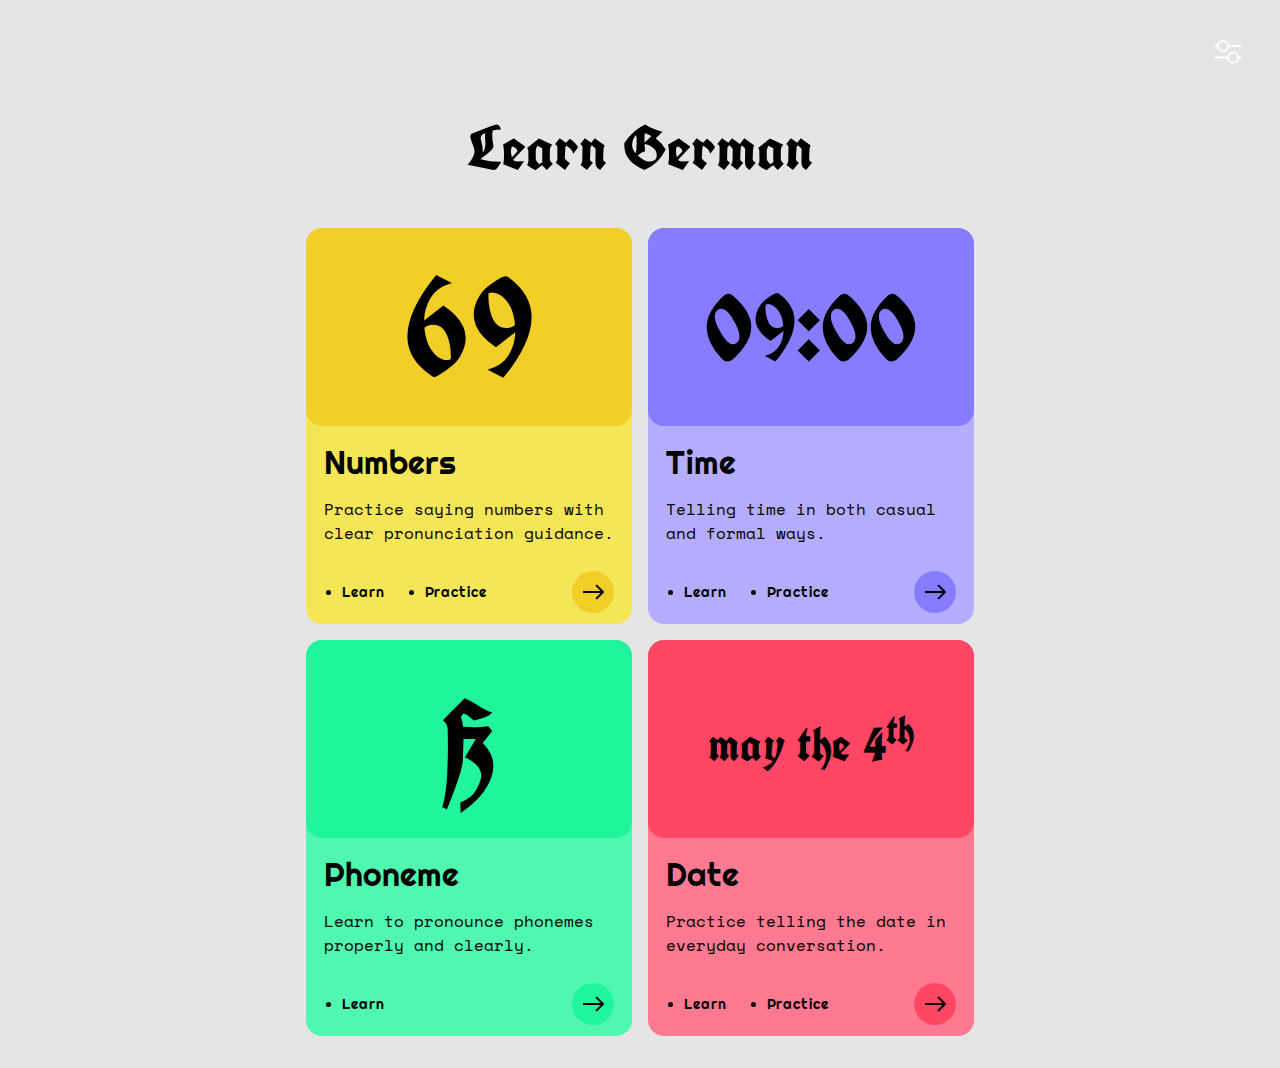
<file: index.html>
<!DOCTYPE html>
<html lang="en">
    <head>
        <meta charset="UTF-8">
        <meta name="viewport" content="width=device-width, initial-scale=1.0" />
        <link rel="stylesheet" href="./style.css">
        <script src="./script.js" defer></script>
        <title>Home</title>
    </head>
    <body>
        <nav> <p></p> <button id = "setting-btn"><img src="./assets/icons/settings.svg" alt="setting icon"></button></nav>
        <h1 class = "hero-text">Learn German</h1>
        <div class="cards-container">
            <div class="card number-card">
                <div class="top-container">
                    <p class = "card-img">69</p> 
                </div>
                <div class="bottom-container">
                    <p class="title">Numbers</p>
                    <p class="description">Practice saying numbers with clear pronunciation guidance.</p>
                    <div class="card-footer">
                        <ul class="lessons">
                            <li>Learn</li>
                            <li>Practice</li>
                        </ul>   
                        <a class="red-btn"  href="#"> <img src="./assets/icons/arrow.svg" alt="arrow icon"> </a>
                    </div>
                </div>
            </div>

            <div class="card time-card">
                <div class="top-container">
                    <p class = "card-img">09:00</p> 
                </div>
                <div class="bottom-container">
                    <p class="title">Time</p>
                    <p class="description">Telling time in both casual and formal ways.</p>
                    <div class="card-footer">
                        <ul class="lessons">
                            <li>Learn</li>
                            <li>Practice</li>
                        </ul>   
                        <a class="red-btn"  href="#"> <img src="./assets/icons/arrow.svg" alt="arrow icon"> </a>
                    </div>
                </div>
            </div>

            <div class="card phoneme-card">
                <div class="top-container">
                    <p class = "card-img">ß</p> 
                </div>
                <div class="bottom-container">
                    <p class="title">Phoneme</p>
                    <p class="description">Learn to pronounce phonemes properly and clearly.</p>
                    <div class="card-footer">
                        <ul class="lessons">
                            <li>Learn</li>
                        </ul>   
                        <a class="red-btn"  href="#"> <img src="./assets/icons/arrow.svg" alt="arrow icon"> </a>
                    </div>
                </div>
            </div>

            <div class="card date-card">
                <div class="top-container">
                    <p class = "card-img">may the 4<sup>th</sup></p> 
                </div>
                <div class="bottom-container">
                    <p class="title">Date</p>
                    <p class="description">Practice telling the date in everyday conversation.</p>
                    <div class="card-footer">
                        <ul class="lessons">
                            <li>Learn</li>
                            <li>Practice</li>
                        </ul>   
                        <a class="red-btn"  href="#"> <img src="./assets/icons/arrow.svg" alt="arrow icon"> </a>
                    </div>
                </div>
            </div>
        </div>
    </body>
</html>
</file>
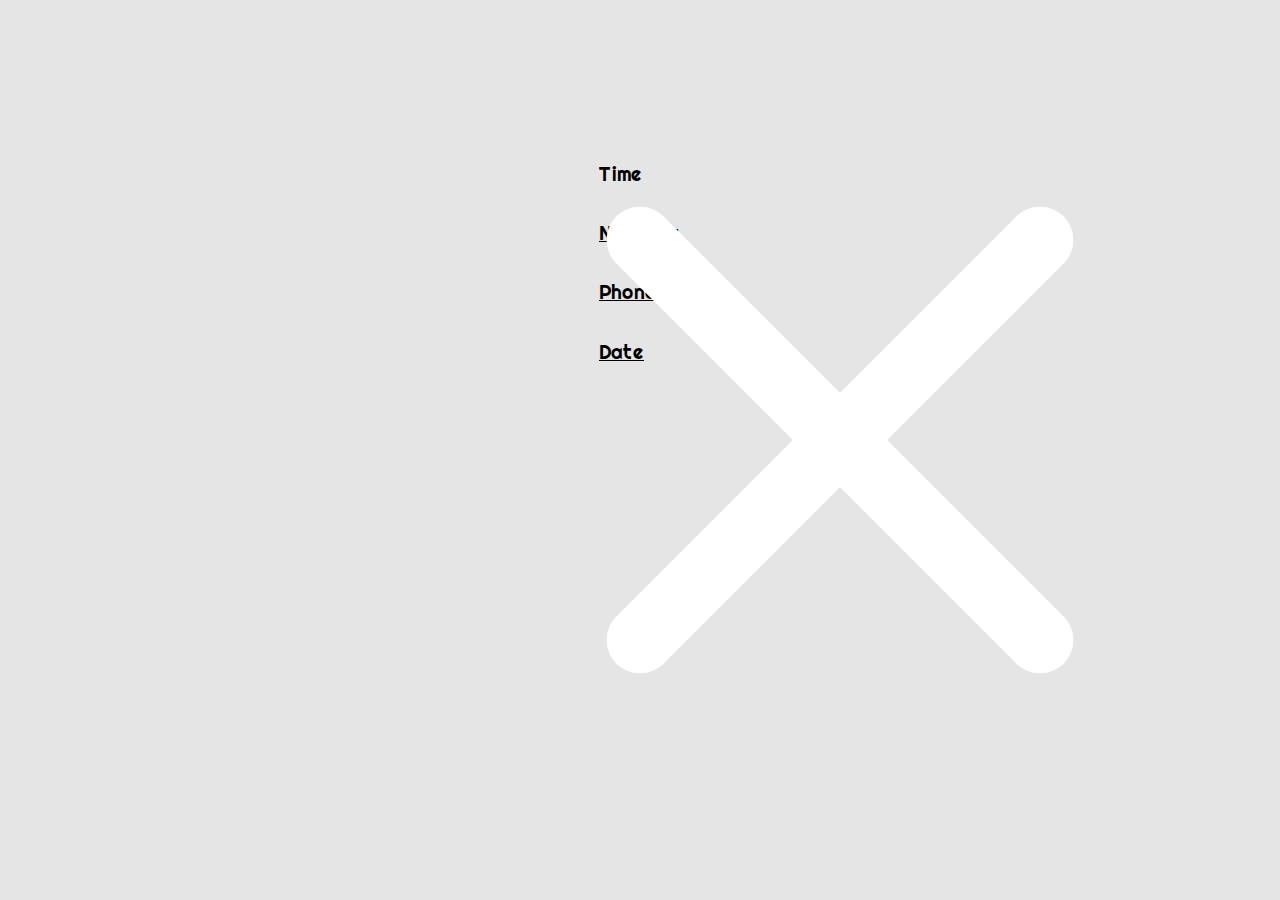
<file: lessons/cases/index.html>
<!doctype html>
<html lang="en">
  <head>
    <meta charset="UTF-8" />
    <meta name="viewport" content="width=device-width, initial-scale=1.0" />
    <link rel="stylesheet" href="./style.css" />
    <link rel="stylesheet" href="./css/practice.css" />
    <link rel="stylesheet" href="./css/learn.css" />
    <title>Der Frau?</title>
  </head>

  <body>
    <nav>
      <a class="homepage-link" href="../../index.html">Learn German</a>
      <div class="menu-theme-container">
        <button id="menu-btn" class="nav-icon">
          <img src="../../assets/icons/menu.svg" alt="setting icon" />
        </button>
      </div>
    </nav>
    <div class="main-container">
      <div class="sidebar">
        <p class="side-title">Lessons</p>
        <div class="lessons-list">
          <p class="lessons-link active">Cases</p>
          <a class="lessons-link" href="../time/">Time</a>
          <a class="lessons-link" href="../number/">Numbers</a>
          <a class="lessons-link" href="../phoneme/">Phoneme</a>
          <a class="lessons-link" href="../date/">Date</a>
        </div>
      </div>
      <div class="content-container">
        <div class="lp-nav">
          <button class="lp-nav-btn active" id="prac-btn">Practice</button>
        </div>
        <div class="practice-section"></div>
      </div>
    </div>

    <!-- Mobile sidebar -->
    <div class="mobile-sidebar disabled">
      <button id="close-nav-btn" class="nav-icon">
        <img src="../../assets/icons/close.svg" alt="setting icon" />
      </button>
      <div class="lessons-list">
        <p class="lessons-link active">Time</p>
        <a class="lessons-link" href="../number/">Numbers</a>
        <a class="lessons-link" href="../phoneme/">Phoneme</a>
        <a class="lessons-link" href="../date/">Date</a>
      </div>
    </div>
    <!-- *************************** scripts ********************** -->
    <script src="./script.js" defer></script>
    <script src="../../utils/js/lessons/nav-switch.js" defer></script>
    <script src="../time/js/practice.js" type="module"></script>
    <script src="../time/js/learn.js" type="module"></script>
  </body>
</html>
</file>
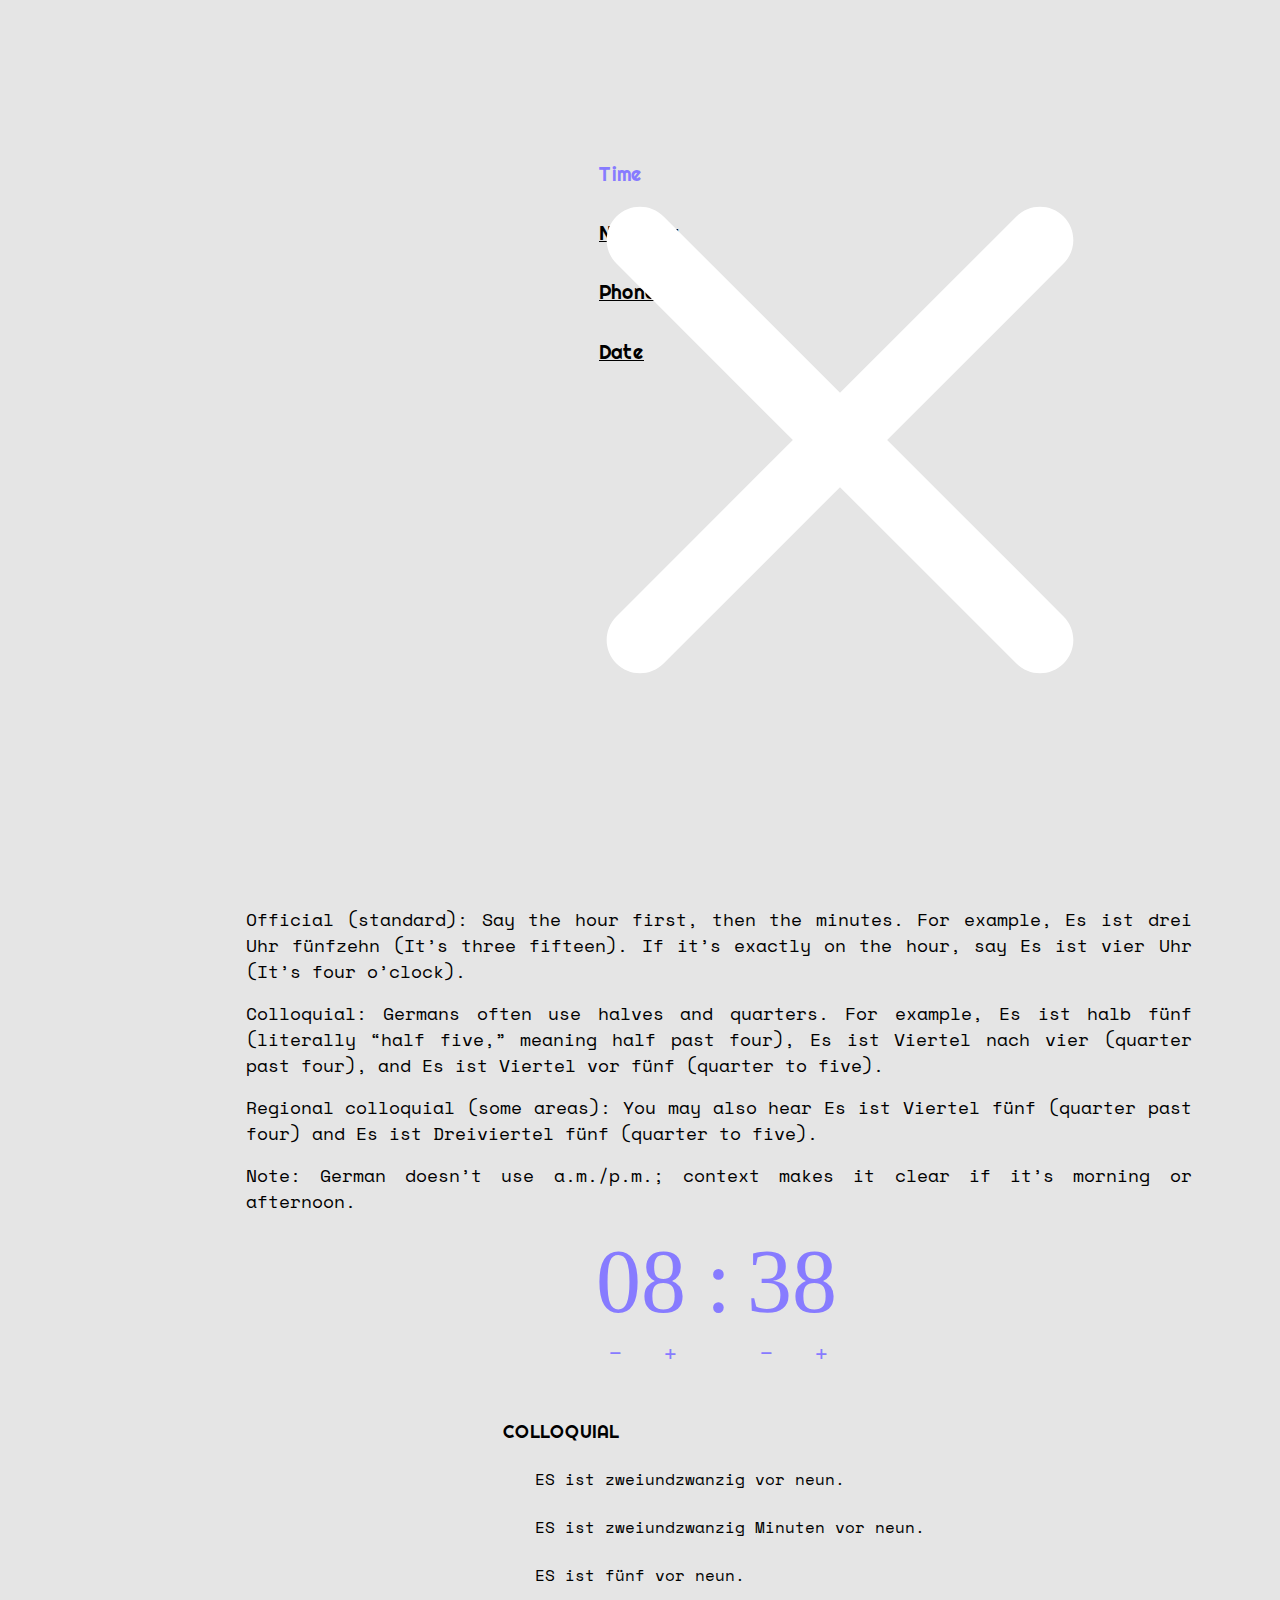
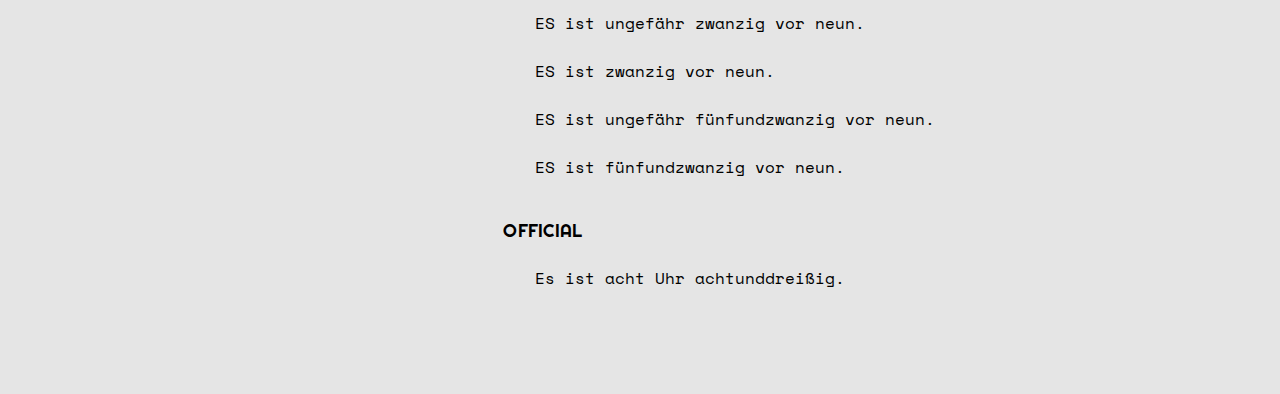
<file: lessons/time/index.html>
<!DOCTYPE html>
<html lang="en">

<head>
  <meta charset="UTF-8" />
  <meta name="viewport" content="width=device-width, initial-scale=1.0" />
  <link rel="stylesheet" href="./style.css" />
  <link rel="stylesheet" href="./css/practice.css" />
  <link rel="stylesheet" href="./css/learn.css" />
  <title>Wie spät ist es?</title>
</head>

<body>
  <nav>
    <a class="homepage-link" href="../../index.html">Learn German</a>
    <div class="menu-theme-container">
      <button id="menu-btn" class="nav-icon">
        <img src="../../assets/icons/menu.svg" alt="setting icon" />
      </button>
    </div>
  </nav>
  <div class="main-container">
    <div class="sidebar">
      <p class="side-title">Lessons</p>
      <div class="lessons-list">
        <p class="lessons-link active">Time</p>
        <a class="lessons-link" href="../number/">Numbers</a>
        <a class="lessons-link" href="../phoneme/">Phoneme</a>
        <a class="lessons-link" href="../date/">Date</a>
      </div>
    </div>
    <div class="content-container">
      <div class="lp-nav">
        <button class="lp-nav-btn active" id="prac-btn">Practice</button>
        <button class="lp-nav-btn" id="learn-btn">Learn</button>
      </div>
      <div class="practice-section">
        <p id="practice-time" class="practice-time">09:03</p>

        <div class="answer-reset-container">
          <div class="answer-container">
            <span>Es ist</span>
            <input id="answer-input" type="text" autocomplete="off" lang="de" spellcheck="false" />
            <span>.</span>
          </div>
          <p id="correction-p" class="error-green error-msg"></p>
          <button id="reset-btn" class="proper-btn">Reset</button>
        </div>

        <div class="config-container">

          <!-- ************ Time telling radio begin ******************  -->
          <div>
            <p class="mode-label label">Time Telling</p>
            <div class="practice-mode-container">
              <div class="mode-container lr-container formal">
                <label for="formal-radio">Official</label>
                <input type="radio" name="mode-radio" id="formal-radio" value="of" />
              </div>
              <div class="mode-container lr-container casual">
                <label for="casual-radio">Colloquial</label>
                <input type="radio" value="co" name="mode-radio" id="casual-radio" />
              </div>
            </div>
          </div>
          <!-- ************ Time telling radio end******************  -->
        </div>
      </div>

      <!-- learn section -->
      <div class="learn-section disabled">

        <!-- *************** time learning begin**************** -->
        <div class="lesson-container">
          <h2 class="para-title">How to Ask for the Time</h2>
          <p class="lesson-para">
            To politely ask for the time in German, say “Wie spät ist es, bitte?” (What time is it, please?) or “Könnten
            Sie mir bitte sagen, wie spät es ist?” (Could you please tell me what time it is?). </p>
          <p class="lesson-para">
            With friends, you can simply ask “Wie spät ist es?” (What time is it?) or “Hast du die Zeit?” (Do you have
            the time?). A friendly
            tone makes it sound natural.
          </p>

          <h2 class="para-title">How to Tell the Time</h2>
          <p class="lesson-para">
            Official (standard): Say the hour first, then the minutes. For example, Es ist drei Uhr fünfzehn (It’s three
            fifteen). If it’s exactly on the hour, say Es ist vier Uhr (It’s four o’clock).
          </p>
          <p class="lesson-para">
            Colloquial: Germans often use halves and quarters. For example, Es ist halb fünf (literally “half five,”
            meaning half past four), Es ist Viertel nach vier (quarter past four), and Es ist Viertel vor fünf (quarter
            to five).
          </p>
          <p class="lesson-para">
            Regional colloquial (some areas): You may also hear Es ist Viertel fünf (quarter past four) and Es ist
            Dreiviertel fünf (quarter to five).
          </p>
          <p class="lesson-para">
            Note: German doesn’t use a.m./p.m.; context makes it clear if it’s morning or afternoon.
          </p>
        </div>
        <!-- *************** time learning end**************** -->

        <div class="time-input-container">
          <div class="hour-btn-container">
            <p id="hour-input" class="learn-time">09</p>
            <div class="inc-btn-container">
              <button id="hour-dec" data-name="hour" data-op="min" class="inc-btn dec">
                −
              </button>
              <button id="hour-inc" data-name="hour" data-op="add" class="inc-btn inc">
                +
              </button>
            </div>
          </div>
          <span class="learn-time">:</span>
          <div class="minute-btn-container">
            <p id="minute-input" class="learn-time">00</p>
            <div class="inc-btn-container">
              <button id="hour-dec" data-name="minute" data-op="min" class="inc-btn dec">
                −
              </button>
              <button id="minute-inc" data-name="minute" data-op="add" class="inc-btn inc">
                +
              </button>
            </div>
          </div>
        </div>
        <!-- *************** time telling begin **************** -->
        <div class="telling-container">
          <div class="df-telling co">
            <p class="format-title">COLLOQUIAL</p>
            <div class="co-time-inword">
              <p class="telling casual-telling telling-text">
                ES ist Siebenunddreizig Minuten vor zwei.
              </p>
              <p class="telling casual-telling telling-text">
                ES ist Siebenunddreizig Minuten vor zwei.
              </p>

            </div>
          </div>
          <div class="df-telling of">
            <p class="format-title">OFFICIAL</p>
            <div>
              <p class="telling casual-telling telling-text of-time-inword" />
              ES ist Siebenunddreizig Minuten vor zwei.
              </p>
            </div>
          </div>

        </div>

        <!-- *************** time telling end**************** -->
      </div>
    </div>
  </div>

  <!-- Mobile sidebar -->
  <div class="mobile-sidebar disabled">
    <button id="close-nav-btn" class="nav-icon">
      <img src="../../assets/icons/close.svg" alt="setting icon" />
    </button>
    <div class="lessons-list">
      <p class="lessons-link active">Time</p>
      <a class="lessons-link" href="../number/">Numbers</a>
      <a class="lessons-link" href="../phoneme/">Phoneme</a>
      <a class="lessons-link" href="../date/">Date</a>
    </div>
  </div>
  <!-- *************************** scripts ********************** -->
  <script src="./script.js" defer></script>
  <script src="../../utils/js/lessons/nav-switch.js" defer></script>
  <script src="../time/js/practice.js" type="module"></script>
  <script src="../time/js/learn.js" type="module"></script>
</body>

</html>
</file>
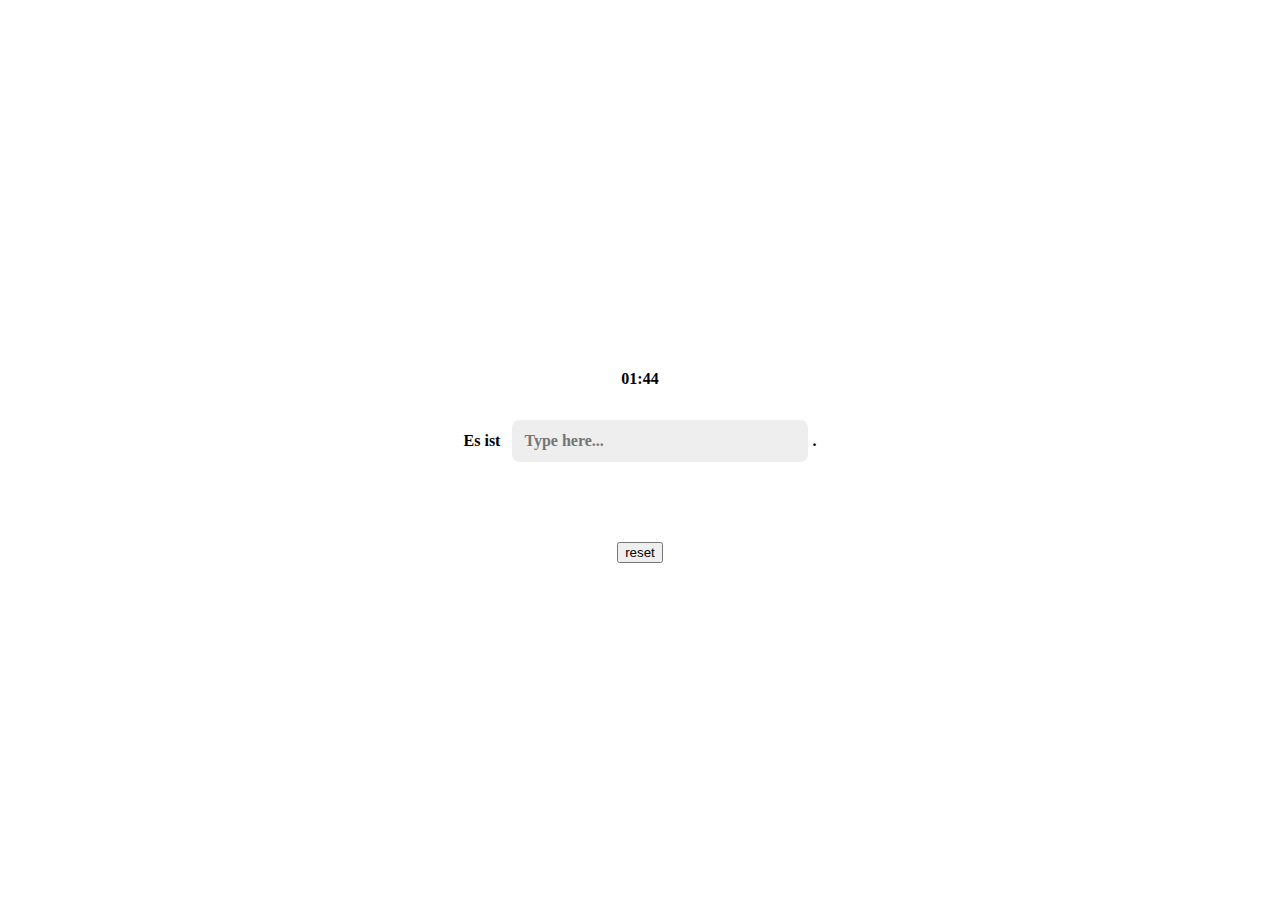
<file: time/time.html>
<!doctype html>
<html lang="en">
  <head>
    <meta charset="UTF-8" />
    <meta name="viewport" content="width=device-width, initial-scale=1.0" />
    <link rel="stylesheet" href="style.css" />
    <script src="./script.js" defer></script>
    <title>Wie spät ist es?</title>
  </head>
  <body>
    <p id="question">02:00</p>
    <div>
      <span>Es ist</span>
      <input
        id="time-input"
        type="text"
        autocomplete="off"
        lang="de"
        placeholder="Type here..."
      />
      <span>.</span>
    </div>
    <p id="correct-answer"></p>
    <button id="reset-btn">reset</button>
  </body>
</html>
</file>
<file: style.css>
@import url("./utils/css/util.css");

body{
    background-color: var(--primary-color); 
    color: var(--secondary-color);
}



.hero-text{
    font-family: Unifrak;
    font-size: 3.875rem; /* 78px / 16 */
    width: 100%;
    text-align:center;
    margin-bottom: 2.5rem; /* 100px / 16 */
}

.cards-container{
    display: flex;
    flex-wrap: wrap;
    justify-content: center;
    gap: 1rem;   
    padding-inline: 13.125vw;
    margin-bottom: 2rem; /* 32px / 16 */
}

.card{
    color: var(--black);
    height: 24.75rem; /* 396px / 16 */
    border-radius:1rem;
    background-color: var(--card-color-1);
}
.card .top-container{
    background-color: var(--card-color-2);
    height: 50%;
    border-radius:1rem; /* 16px / 16 */
    display: grid;
    place-content: center;
    font-family: Unifrak;
    margin-bottom: 1rem; /* 16px / 16 */
}

.card .bottom-container{
    padding-inline: 1.125rem; /* 18px / 16 */
}

.card .card-footer{
    display: flex;
    justify-content: space-between;
    align-items: center;
    margin-bottom: 1.4375rem; /* 23px / 16 */
}

.card .title{
    font-family:Righ;
    margin-bottom: 0.875rem; /* 14px / 16 */
    font-size: 2rem; /* 32px / 16 */
}

.card .description{
    width: 29ch;
    font-family: Mono;
    margin-bottom: 1.625rem; /* 26px / 16 */
    font-size: 1rem; /* 16px / 16 */
}

.lessons{
    font-family: Righ;
    display: flex;
    gap: 2.5rem; /* 40px / 16 */
    margin-left: 1.125rem; /* 18px / 16 */
    font-size: 0.875rem; /* 14px / 16 */
}

.card .red-btn{
    background-color: var(--card-color-2); 
    width: 2.625rem; /* 42px / 16 */
    height: 2.625rem; /* 42px / 16 */
    border-radius: 100vw;
    display: grid; 
    place-content: center;
}

.number-card{
    --card-color-1: var(--light-yellow);
    --card-color-2: var(--yellow)
}

.number-card .top-container{
    font-size: 8.8125rem; /* 141px / 16 */
}

.time-card{
    --card-color-1: var(--light-blue);
    --card-color-2: var(--blue)
}

.time-card .top-container{
    font-size: 5.9375rem; /* 95px / 16 */
}

.phoneme-card{
    --card-color-1: var(--light-green);
    --card-color-2: var(--green)
}

.phoneme-card .top-container{
    font-size: 7.5rem; /* 120px / 16 */
}

.date-card{
    --card-color-1: var(--light-red);
    --card-color-2: var(--red);
}

.date-card .top-container{
    font-size: 3rem; /* 48px / 16 */
}
</file>
<file: lessons/cases/style.css>
@import url("../../utils/css/util.css");
@import url("../../utils/css/lessons.css");

html {
  --accent-color: var(--sky-blue);
}

body {
  background-color: var(--primary-color);
  color: var(--secondary-color);
  height: 100vh;
  gap: 1rem;
}

.main-container {
  display: flex;
  flex-wrap: wrap;
  gap: 2rem;
}

.lp-nav {
  display: flex;
  align-items: center;
  justify-content: center;
  gap: 3.5625rem;
  /* 57px / 16 */
  margin-bottom: 3rem;
  /* 58px / 16 */
}

.lp-nav-btn {
  font-family: Righ;
  color: var(--secondary-color);
  position: relative;
  font-size: 1rem;
}

.lp-nav-btn::after {
  content: "";
  position: absolute;
  height: 0.2ch;
  background-color: var(--accent-color);
  border-radius: 100vw;
  bottom: -0.5ch;
  left: 50%;
  transform: translateX(-50%);
}

.lp-nav-btn.active {
  color: var(--accent-color);
}

.lp-nav-btn.active::after {
  width: 66%;
}

.content-container {
  flex-grow: 1;
  display: flex;
  flex-direction: column;
  margin-top: 10vh;
}

.practice-section {
  display: flex;
  align-items: center;
  justify-content: center;
}

#question-card {
  font-family: Mono;
  width: 60vw;
}

.instruction-container {
  display: flex;
  justify-content: space-between;
  align-items: center;
  margin-bottom: 2rem;
}

.instruction {
  font-family: Righ;
  font-size: 2rem;
}

.score-reset-container {
  display: flex;
  align-items: center;
  gap: 1rem;
}

#score {
  font-family: Righ;
  font-size: 2rem;
}

#reset-btn {
  border: 2px solid var(--accent-color);
  background-color: transparent;
  color: var(--secondary-color);
  padding: 0.5rem 1.5rem;
  border-radius: 100vw;
  cursor: pointer;
  font-family: Righ;
  font-size: 1rem;
}

#question-text {
  margin-bottom: 1.5rem;
  line-height: 2ch;
}

#answer-options {
  display: flex;
  flex-direction: column;
  align-items: flex-start;
  margin-bottom: 1rem;
  margin-left: 2rem;
}

.answer-option {
  margin-bottom: 0.5rem;
}

.answer-option input[type="radio"] {
  margin-right: 0.5rem;
}

#explanation-text {
  margin-bottom: 2.5rem;
  line-height: 2.5ch;
  min-height: 3ch;
}

#navigation-buttons {
  display: flex;
  align-items: center;
  justify-content: center;
  gap: 1rem;
}

#navigation-buttons button {
  border: 2px solid var(--accent-color);
  background-color: transparent;
  color: var(--secondary-color);
  padding: 0.5rem 1.5rem;
  border-radius: 100vw;
  cursor: pointer;
  font-family: Righ;
}

#navigation-buttons button:disabled {
  border-color: var(--gray);
  color: var(--gray);
  cursor: not-allowed;
}

.correct {
  border: 2px solid var(--error-green) !important;
  background-color: var(--error-green) !important;
}

.was-correct {
  border: 2px solid var(--error-green) !important;
}

.incorrect {
  border: 2px solid var(--error-red) !important;
  background-color: var(--error-red) !important;
}
</file>
<file: lessons/cases/css/practice.css>
.practice-section{
    align-self: center;
    display: flex;
    flex-direction: column;
}

.practice-time{
    text-align: center;
    font-family:Orbi;
    font-size: 5.625rem; 
    color: var(--accent-color);
    margin-bottom: 1.25rem; 
}


.answer-reset-container{
    display:flex;
    flex-direction:column;
    align-items: center;
    justify-content: center;
    gap: 1rem; 
    margin-bottom: 4rem; 
}
.answer-container{
    display: flex;
    flex-wrap: wrap;
    align-items: center;
    gap: 2ch;
}
.answer-container input{
    padding: 0.75rem 0.5rem; 
    font-family: Mono;
    font-weight: bold;
    font-size: 1rem;
    background-color: var(--accent-gray) ;
    color: var(--secondary-color);
    border: none;
    border-radius: 0.5625rem; 
    box-sizing: content-box;
}


.answer-container input:focus{
    outline: 0.0625rem solid var(--accent-color);
    outline-offset: 0.25rem;
}

.answer-container span{
    font-family: Mono;
    font-weight: bold;
    font-size: 1.2rem;
}

#correction-p{
    font-family: Mono;
    font-weight: bold;
    font-size: 1rem;
    height: 2ch;
    margin-block: 1rem;
}
.proper-btn{
    background-color: var(--accent-color);
    color: var(--black);
    font-family:righ; 
    font-size: 1rem; 
    padding: 0.5rem 1rem; 
    border-radius: 100vw;
    width: fit-content;
}
.proper-btn:focus{
    outline: 0.0625rem solid var(--accent-color);
    outline-offset: 0.25rem;
}
.config-container{
    align-self: flex-start;
   display:grid;
   grid-template-columns: repeat(auto-fit, 15.625rem); 
   justify-content: center;
   column-gap: 4rem; 
   row-gap: 1.5rem; 
}

p.label{
    font-size: 1.1rem; 
    font-family: righ;
    color: var(--secondary-color) ;
    margin-bottom: 1.875rem; 
}

.practice-mode-container{
    margin-left: 2rem; 
    display: flex;
    flex-wrap: wrap;
    gap: 1.5rem; 
    margin-bottom: 2.5rem; 
    width: fit-content;
}

.lr-container{
    display:flex;
    align-items: center;
    flex-direction: row-reverse;
    justify-content:flex-end;
    gap: 0.875rem; 
}

.lr-container label{
    font-size: 1rem; 
    font-family: Righ;
}
</file>
<file: lessons/cases/css/learn.css>
.learn-section {
    margin-bottom: 2rem;
}

.time-input-container{
    display: flex;
    justify-content:center;
    gap:1rem;
    margin-block: 2rem; /* 20px / 16 */
}
.learn-time{
    text-align: center;
    font-family:Orbi;
    font-size: 5.625rem; /* 90px / 16 */
    color: var(--accent-color);
}

p.learn-time {
    width: 2ch;
}


.inc-btn-container{
    display: flex;
    justify-content: center;
    gap: 1rem;
}


.inc-btn{
    padding: .75rem;
    display: grid;
    border-radius: .25rem;
    place-content:center;
    font-size: 1.5rem;
    width: 1ch;
    height: 1ch;
    font-family: mono;
    background-color: var(--accent-gray);
    color: var(--accent-color);
    box-sizing: content-box;
}

.inc-btn:hover{
    background-color: var(--hover-gray);
}




.telling-container{
    margin-top: 3rem;
    margin-bottom: 3rem;
    display: flex;
    justify-content: center;
    gap: 4rem;
    min-height: 25rem;
}
 .lesson-container{
    display: grid;
    place-content: center;
}

.telling-container p{
    margin-bottom: 1.5rem;
    text-align: left;
    width: 100%;
}
.telling-container .telling-title{
    font-size: 1rem;
    color: var(--secondary-color);
    font-family: Righ;
    width: 8ch;
    margin-right:1rem;
}

.df-telling.co{
    border-right: 1px solid var(--secondary-color);
    padding-right: 2rem;
}


.format-title{
    font-size: 1.1rem;
    color: var(--secondary-color);
    font-family: Righ;
    width: 8ch;
    margin-right:1rem;
    text-decoration: underline;
}
.telling-container .telling-text{
    font-size: 1rem;
    color: var(--secondary-color);
    font-family: mono;
}

.para-title{
    font-size: 1.2rem;
    color: var(--secondary-color);
    font-family: Righ;
    margin-block: .5rem 1rem;
}

.lesson-para{
    font-size: 1.1rem;
    margin-bottom: 1rem;
    color: var(--secondary-color);
    font-family: mono;
    max-width: 86ch;
    text-align: justify;
}
</file>
<file: lessons/time/style.css>
@import url("../../utils/css/util.css");
@import url("../../utils/css/lessons.css");

html{
    --accent-color: var(--blue);
}

body {
    background-color: var(--primary-color);
    color: var(--secondary-color);
    height: 100vh;
    gap: 1rem;
}

.main-container{
    display:flex;
    flex-wrap: wrap;
    gap: 2rem;
}


.lp-nav{
    display: flex;
    align-items: center;
    justify-content: center;
    gap: 3.5625rem; /* 57px / 16 */
    margin-bottom: 3rem; /* 58px / 16 */
}
.lp-nav-btn{
    font-family: Righ;
    color: var(--secondary-color);
    position: relative;
    font-size: 1rem;
}
.lp-nav-btn::after{
    content: "";
    position: absolute;
    height: 0.2ch;
    background-color: var(--accent-color);
    border-radius:100vw;
    bottom: -0.5ch;
    left:50%;
    transform: translateX(-50%)
}
.lp-nav-btn.active{
    color: var(--accent-color)
}
.lp-nav-btn.active::after{
    width: 66%;
}

.content-container{
    flex-grow: 1;
    display: flex;
    flex-direction: column;
}
</file>
<file: lessons/time/css/learn.css>
.learn-section {
    margin-bottom: 2rem;
}

.time-input-container{
    display: flex;
    justify-content:center;
    gap:1rem;
    margin-bottom: 2rem; /* 20px / 16 */
}
.learn-time{
    text-align: center;
    font-family:Orbi;
    font-size: 5.625rem; /* 90px / 16 */
    color: var(--accent-color);
}

p.learn-time {
    width: 2ch;
}


.inc-btn-container{
    display: flex;
    justify-content: center;
    gap: 1rem;
}


.inc-btn{
    padding: .75rem;
    display: grid;
    border-radius: .25rem;
    place-content:center;
    font-size: 1.5rem;
    width: 1ch;
    height: 1ch;
    font-family: mono;
    background-color: var(--accent-gray);
    color: var(--accent-color);
    box-sizing: content-box;
}

.inc-btn:hover{
    background-color: var(--hover-gray);
}




.telling-container{
    margin-top: 3rem;
    margin-bottom: 3rem;
    display: flex;
    flex-direction: column;
    gap: 1rem;
}
.telling-container, .lesson-container{
    display: grid;
    place-content: center;
}

.telling-container p{
    margin-bottom: 1.5rem;
    text-align: left;
    width: 100%;
}
.telling-container .telling-title{
    font-size: 1rem;
    color: var(--secondary-color);
    font-family: Righ;
    width: 8ch;
    margin-right:1rem;
}

.format-title{
    font-size: 1.1rem;
    color: var(--secondary-color);
    font-family: Righ;
    width: 8ch;
    margin-right:1rem;
}
p.telling{
    margin-left:2rem;
}
.telling-container .telling-text{
    font-size: 1rem;
    color: var(--secondary-color);
    font-family: mono;
}

.para-title{
    font-size: 1.2rem;
    color: var(--secondary-color);
    font-family: Righ;
    margin-block: .5rem 1rem;
}

.lesson-para{
    font-size: 1.1rem;
    margin-bottom: 1rem;
    color: var(--secondary-color);
    font-family: mono;
    max-width: 86ch;
    text-align: justify;
}
</file>
<file: time/style.css>
body {
  height: 100vh;
  display: flex;
  flex-direction: column;
  gap: 1rem;
  align-items: center;
  justify-content: center;
}

#time-input,
#time-input:focus {
  border: none;
  border-radius: 0.5rem;
  outline: none;
  background-color: #eeeeee;
  padding: 0.75rem;
  margin-left: 0.5rem;
}
#correct-answer {
  height: 1rem;
}
span,
input,
p {
  font-size: 16px;
  font-weight: bold;
  font-family: Nunito;
}

#time-input::placeholder {
  font-family: "Source Code Pro";
}

.wrong {
  color: red;
}

.correct {
  color: green;
}
</file>
<file: lessons/time/css/practice.css>
.practice-time{
    text-align: center;
    font-family:Orbi;
    font-size: 5.625rem; 
    color: var(--accent-color);
    margin-bottom: 1.25rem; 
}


.answer-reset-container{
    display:flex;
    flex-direction:column;
    align-items: center;
    justify-content: center;
    gap: 1rem; 
    margin-bottom: 5rem; 
}
.answer-container{
    display: flex;
    align-items: center;
    gap: 2ch;
}
.answer-container input{
    padding: 0.75rem 0.5rem; 
    font-family: Mono;
    font-weight: bold;
    font-size: 1rem;
    background-color: var(--accent-gray) ;
    color: var(--secondary-color);
    border: none;
    border-radius: 0.5625rem; 
}

.answer-container input:focus{
    outline: 0.0625px solid var(--accent-color);
    outline-offset: 0.125rem;
}

.answer-container span{
    font-family: Mono;
    font-weight: bold;
    font-size: 1rem;
}

.proper-btn{
    background-color: var(--accent-color);
    color: var(--black);
    font-family:righ; 
    font-size: 1rem; 
    padding: 0.5rem 1rem; 
    border-radius: 100vw;
    width: fit-content;
}
.proper-btn:focus{
    outline: 0.0625rem solid var(--accent-color);
    outline-offset: 0.125rem;
}
.config-container{
   display:grid;
   grid-template-columns: repeat(auto-fit, 15.625rem); 
   justify-content: center;
   column-gap: 4rem; 
   row-gap: 1.5rem; 
}

p.label{
    font-size: 1rem; 
    font-family: righ;
    color: var(--secondary-color) ;
    margin-bottom: 0.875rem; 
}

.time-format-container, .practice-mode-container{
    margin-left: 2rem; 
    display: flex;
    flex-wrap: wrap;
    gap: 2rem; 
}
.practice-mode-container{
    margin-bottom: 2.5rem; 
}

.lr-container{
    display:flex;
    align-items: center;
    flex-direction: row-reverse;
    justify-content:flex-end;
    gap: 0.875rem; 
}

.lr-container label{
    font-size: 1.125rem; 
    font-family: Righ;
}
</file>
